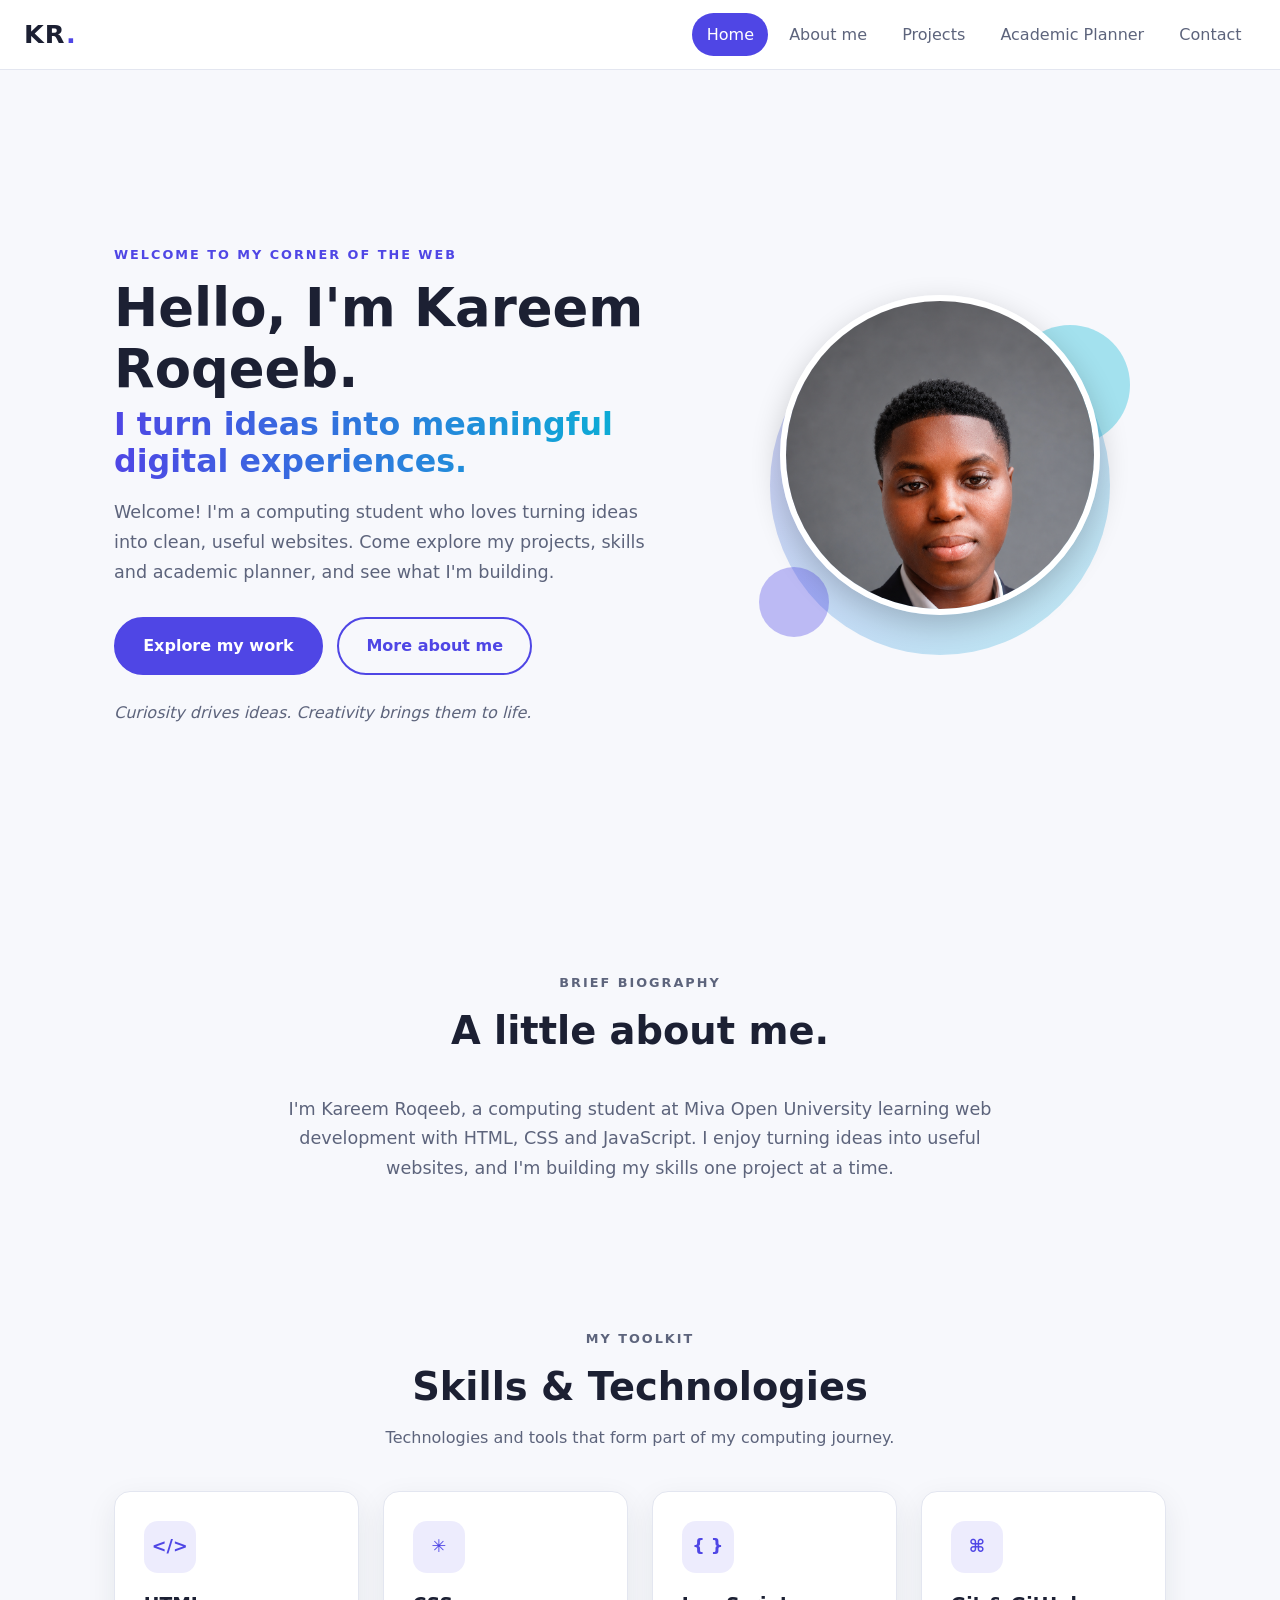
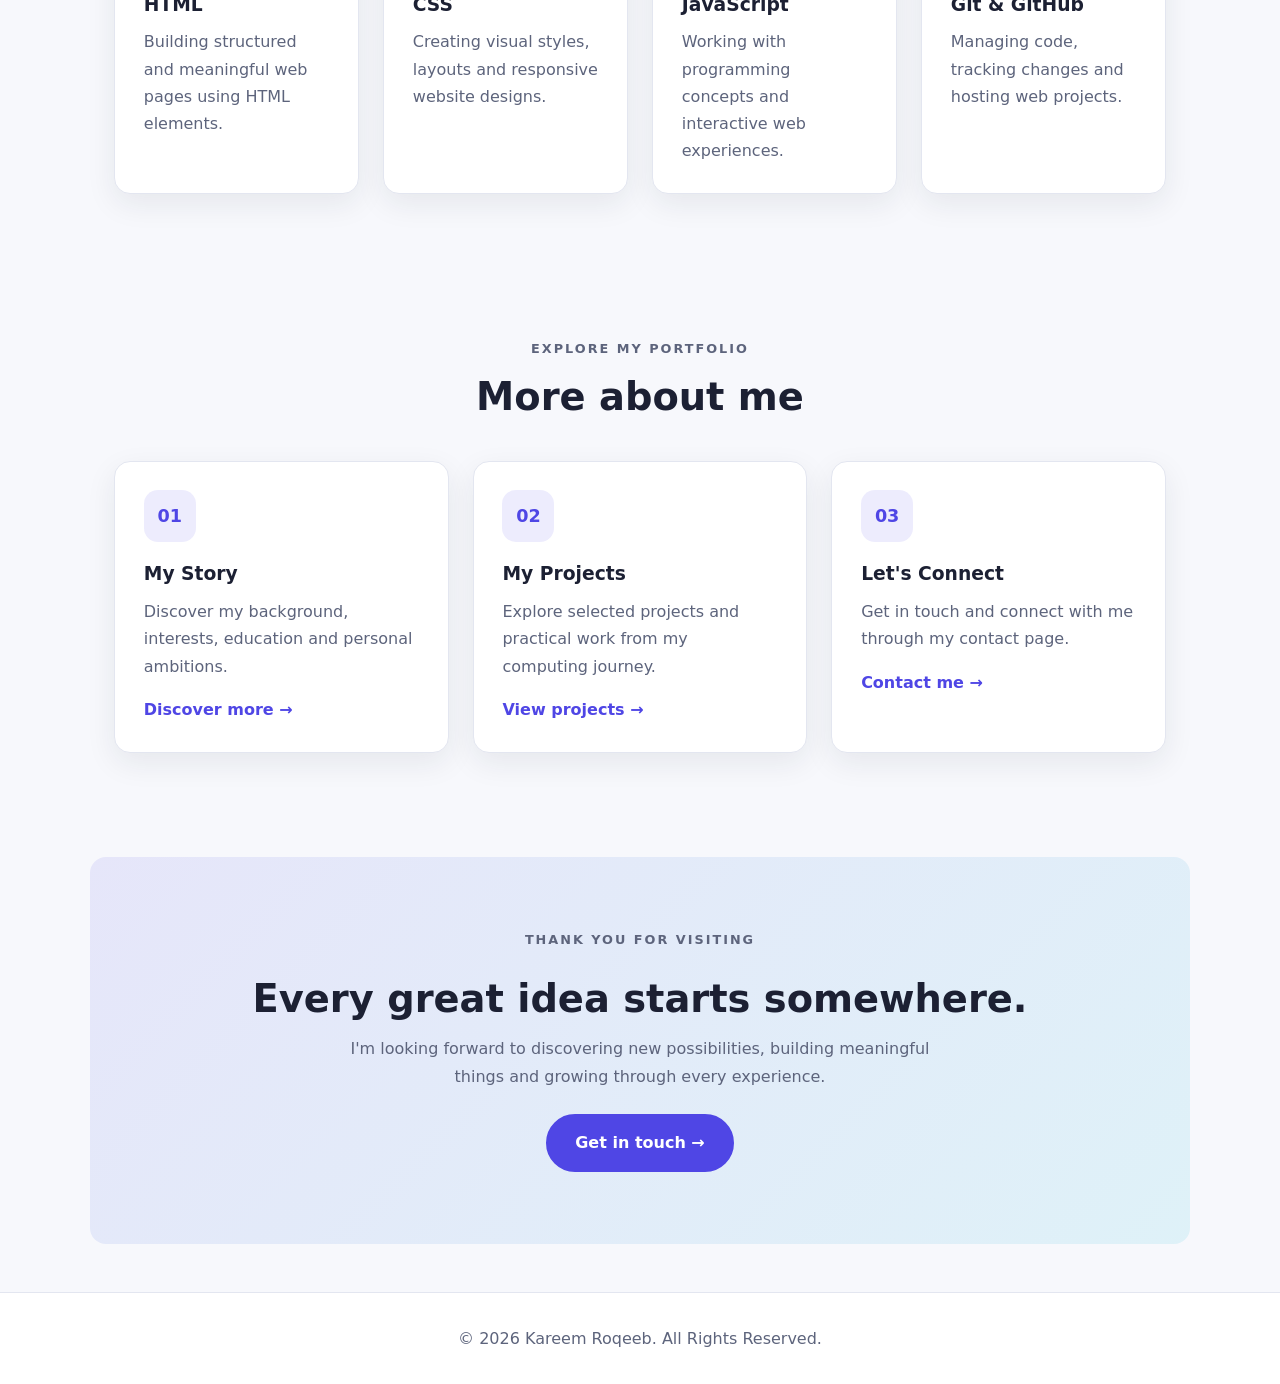
<file: index.html>
<!DOCTYPE html>
<html lang="en">
<head>
  <meta charset="UTF-8">
  <meta name="viewport" content="width=device-width, initial-scale=1.0">

  <meta name="description" content="The personal portfolio of Kareem Roqeeb, a computing student and web developer.">

  <title>Kareem Roqeeb | Web Developer Portfolio</title>

  <link rel="stylesheet" href="styles.css?v=4">
  <script src="script.js" defer></script>
</head>

<body>

  <!-- HEADER -->
  <header class="site-header">
    <a class="logo" href="index.html">KR<span>.</span></a>

    <button class="menu-toggle"
      aria-label="Toggle navigation"
      aria-expanded="false">
      ☰
    </button>

    <nav class="nav-links" aria-label="Main navigation">
      <a class="active" href="index.html">Home</a>
      <a href="about.html">About me</a>
      <a href="projects.html">Projects</a>
      <a href="planner.html">Academic Planner</a>
      <a href="contact.html">Contact</a>
    </nav>
  </header>


  <main>

    <!-- HERO SECTION: name, photo, welcome message -->
    <section class="hero">

      <div class="hero-content">
        <p class="eyebrow">WELCOME TO MY CORNER OF THE WEB</p>

        <h1>
          Hello, I'm Kareem Roqeeb.
          <span>I turn ideas into meaningful digital experiences.</span>
        </h1>

        <p class="hero-copy">
          Welcome! I'm a computing student who loves turning ideas into
          clean, useful websites. Come explore my projects, skills and
          academic planner, and see what I'm building.
        </p>

        <div class="button-row">
          <a class="button primary" href="projects.html">
            Explore my work
          </a>

          <a class="button secondary" href="about.html">
            More about me
          </a>
        </div>

        <p class="hero-tagline">
          Curiosity drives ideas. Creativity brings them to life.
        </p>
      </div>

      <div class="hero-visual">
        <div class="visual-circle circle-one" aria-hidden="true"></div>
        <div class="visual-circle circle-two" aria-hidden="true"></div>
        <div class="visual-circle circle-three" aria-hidden="true"></div>

        <img class="hero-photo" src="profile.png"
             alt="Portrait of Kareem Roqeeb">
      </div>

    </section>


    <!-- BRIEF BIOGRAPHY -->
    <section class="section introduction" id="bio">
      <div class="section-heading">
        <p class="eyebrow">BRIEF BIOGRAPHY</p>
        <h2>A little about me.</h2>
      </div>

      <p class="intro-copy">
        I'm Kareem Roqeeb, a computing student at Miva Open University
        learning web development with HTML, CSS and JavaScript. I enjoy
        turning ideas into useful websites, and I'm building my skills
        one project at a time.
      </p>
    </section>


    <!-- SKILLS SECTION -->
    <section class="section" id="skills">

      <div class="section-heading">
        <p class="eyebrow">MY TOOLKIT</p>
        <h2>Skills &amp; Technologies</h2>
        <p>
          Technologies and tools that form part of my
          computing journey.
        </p>
      </div>

      <div class="card-grid">

        <article class="card skill-card">
          <div class="card-icon">&lt;/&gt;</div>
          <h3>HTML</h3>
          <p>
            Building structured and meaningful web pages
            using HTML elements.
          </p>
        </article>

        <article class="card skill-card">
          <div class="card-icon">✳</div>
          <h3>CSS</h3>
          <p>
            Creating visual styles, layouts and responsive
            website designs.
          </p>
        </article>

        <article class="card skill-card">
          <div class="card-icon">{ }</div>
          <h3>JavaScript</h3>
          <p>
            Working with programming concepts and
            interactive web experiences.
          </p>
        </article>

        <article class="card skill-card">
          <div class="card-icon">⌘</div>
          <h3>Git &amp; GitHub</h3>
          <p>
            Managing code, tracking changes and
            hosting web projects.
          </p>
        </article>

      </div>

    </section>


    <!-- EXPLORE SECTION -->
    <section class="section">

      <div class="section-heading">
        <p class="eyebrow">EXPLORE MY PORTFOLIO</p>
        <h2>More about me</h2>
      </div>

      <div class="card-grid">

        <article class="card">
          <div class="card-icon">01</div>
          <h3>My Story</h3>
          <p>
            Discover my background, interests, education
            and personal ambitions.
          </p>
          <a class="text-link" href="about.html">
            Discover more →
          </a>
        </article>

        <article class="card">
          <div class="card-icon">02</div>
          <h3>My Projects</h3>
          <p>
            Explore selected projects and practical work
            from my computing journey.
          </p>
          <a class="text-link" href="projects.html">
            View projects →
          </a>
        </article>

        <article class="card">
          <div class="card-icon">03</div>
          <h3>Let's Connect</h3>
          <p>
            Get in touch and connect with me through
            my contact page.
          </p>
          <a class="text-link" href="contact.html">
            Contact me →
          </a>
        </article>

      </div>

    </section>


    <!-- CALL TO ACTION -->
    <section class="section closing-section">
      <p class="eyebrow">THANK YOU FOR VISITING</p>
      <h2>Every great idea starts somewhere.</h2>
      <p>
        I'm looking forward to discovering new possibilities,
        building meaningful things and growing through every experience.
      </p>

      <a class="button primary" href="contact.html">
        Get in touch →
      </a>
    </section>

  </main>

<!-- FOOTER -->
<footer class="site-footer">
 <p>&copy; <span class="year">2026</span> Kareem Roqeeb. All Rights Reserved.</p></footer>

</body>
</html>
</file>
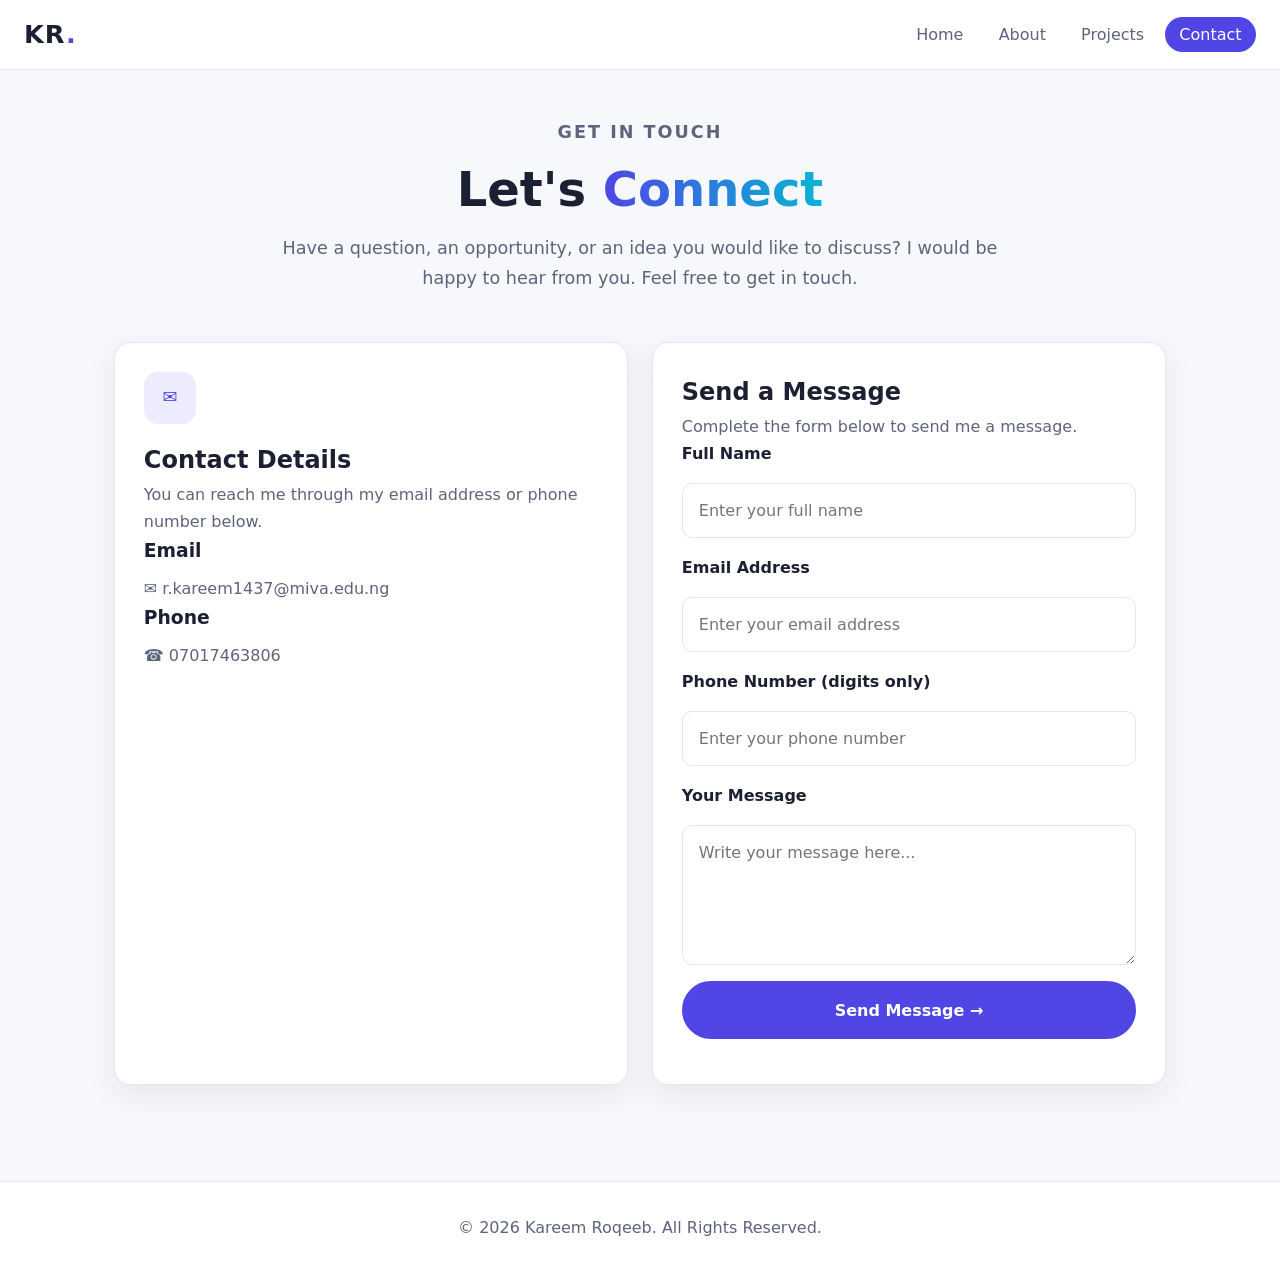
<file: contact.html>
<!DOCTYPE html>
<html lang="en">
<head>
    <meta charset="UTF-8">
    <meta name="viewport" content="width=device-width, initial-scale=1.0">

    <title>Contact | Kareem Roqeeb</title>

    <link rel="stylesheet" href="styles.css">
</head>

<body>

    <!-- HEADER AND NAVIGATION -->
    <header class="site-header">

        <a href="index.html" class="logo">
            KR<span>.</span>
        </a>

        <button
            class="menu-toggle"
            aria-label="Toggle navigation"
            aria-expanded="false"
            type="button">
            ☰
        </button>

        <ul class="nav-links">
            <li><a href="index.html">Home</a></li>
            <li><a href="about.html">About</a></li>
            <li><a href="projects.html">Projects</a></li>
            <li><a href="contact.html" class="active">Contact</a></li>
        </ul>

    </header>


    <!-- MAIN CONTENT -->
    <main class="page-main">

        <!-- PAGE INTRODUCTION -->
        <section class="page-intro">

            <p class="eyebrow">GET IN TOUCH</p>

            <h1>Let's <span>Connect</span></h1>

            <p>
                Have a question, an opportunity, or an idea you would
                like to discuss? I would be happy to hear from you.
                Feel free to get in touch.
            </p>

        </section>


        <!-- CONTACT CONTENT -->
        <section class="card-grid">

            <!-- CONTACT DETAILS -->
            <div class="card">

                <div class="card-icon">✉</div>

                <h2>Contact Details</h2>

                <p>
                    You can reach me through my email address
                    or phone number below.
                </p>


                <!-- CLICKABLE EMAIL -->
                <h3>Email</h3>

                <p>
                    <a href="mailto:r.kareem1437@miva.edu.ng">
                        ✉ r.kareem1437@miva.edu.ng
                    </a>
                </p>


                <!-- CLICKABLE PHONE -->
                <h3>Phone</h3>

                <p>
                    <a href="tel:+2347017463806">
                        ☎ 07017463806
                    </a>
                </p>

            </div>


            <!-- CONTACT FORM -->
            <div class="card">

                <h2>Send a Message</h2>

                <p>
                    Complete the form below to send me a message.
                </p>

                <form
                    id="contact-form"
                    action="https://formspree.io/f/xjywkeqz"
                    method="POST">

                    <label for="name">Full Name</label>

                    <input
                        type="text"
                        id="name"
                        name="name"
                        placeholder="Enter your full name"
                        required>


                    <label for="email">Email Address</label>

                    <input
                        type="email"
                        id="email"
                        name="email"
                        placeholder="Enter your email address"
                        required>


                    <label for="phone">Phone Number (digits only)</label>

                    <input
                        type="tel"
                        id="phone"
                        name="phone"
                        placeholder="Enter your phone number"
                        inputmode="numeric"
                        pattern="[0-9]+"
                        required>


                    <label for="message">Your Message</label>

                    <textarea
                        id="message"
                        name="message"
                        placeholder="Write your message here..."
                        required></textarea>


                    <button type="submit" class="button primary">
                        Send Message →
                    </button>

                    <p id="form-status" aria-live="polite"></p>

                </form>

            </div>

        </section>

    </main>


    <!-- FOOTER -->
    <footer class="site-footer">

        <p>
            &copy; 2026 Kareem Roqeeb. All Rights Reserved.
        </p>

    </footer>


    <!-- EXISTING JAVASCRIPT -->
    <script src="script.js"></script>


    <!-- CONTACT FORM VALIDATION -->
    <script>

        const contactForm = document.getElementById("contact-form");

        if (contactForm) {

            contactForm.addEventListener("submit", function(event) {

                const name = document.getElementById("name").value.trim();
                const email = document.getElementById("email").value.trim();
                const phone = document.getElementById("phone").value.trim();
                const message = document.getElementById("message").value.trim();

                const status = document.getElementById("form-status");

                const emailPattern = /^[^\s@]+@[^\s@]+\.[^\s@]+$/;
                const phonePattern = /^[0-9]+$/;


                // CHECK EMPTY FIELDS
                if (!name || !email || !phone || !message) {

                    event.preventDefault();

                    status.textContent = "Please fill in all fields.";

                    return;
                }


                // CHECK EMAIL FORMAT
                if (!emailPattern.test(email)) {

                    event.preventDefault();

                    status.textContent = "Please enter a valid email address.";

                    return;
                }


                // CHECK PHONE NUMBER
                if (!phonePattern.test(phone)) {

                    event.preventDefault();

                    status.textContent = "Phone number must contain digits only.";

                    return;
                }


                // ALLOW FORM SUBMISSION
                status.textContent = "Sending your message...";

            });

        }

    </script>

</body>
</html>
</file>
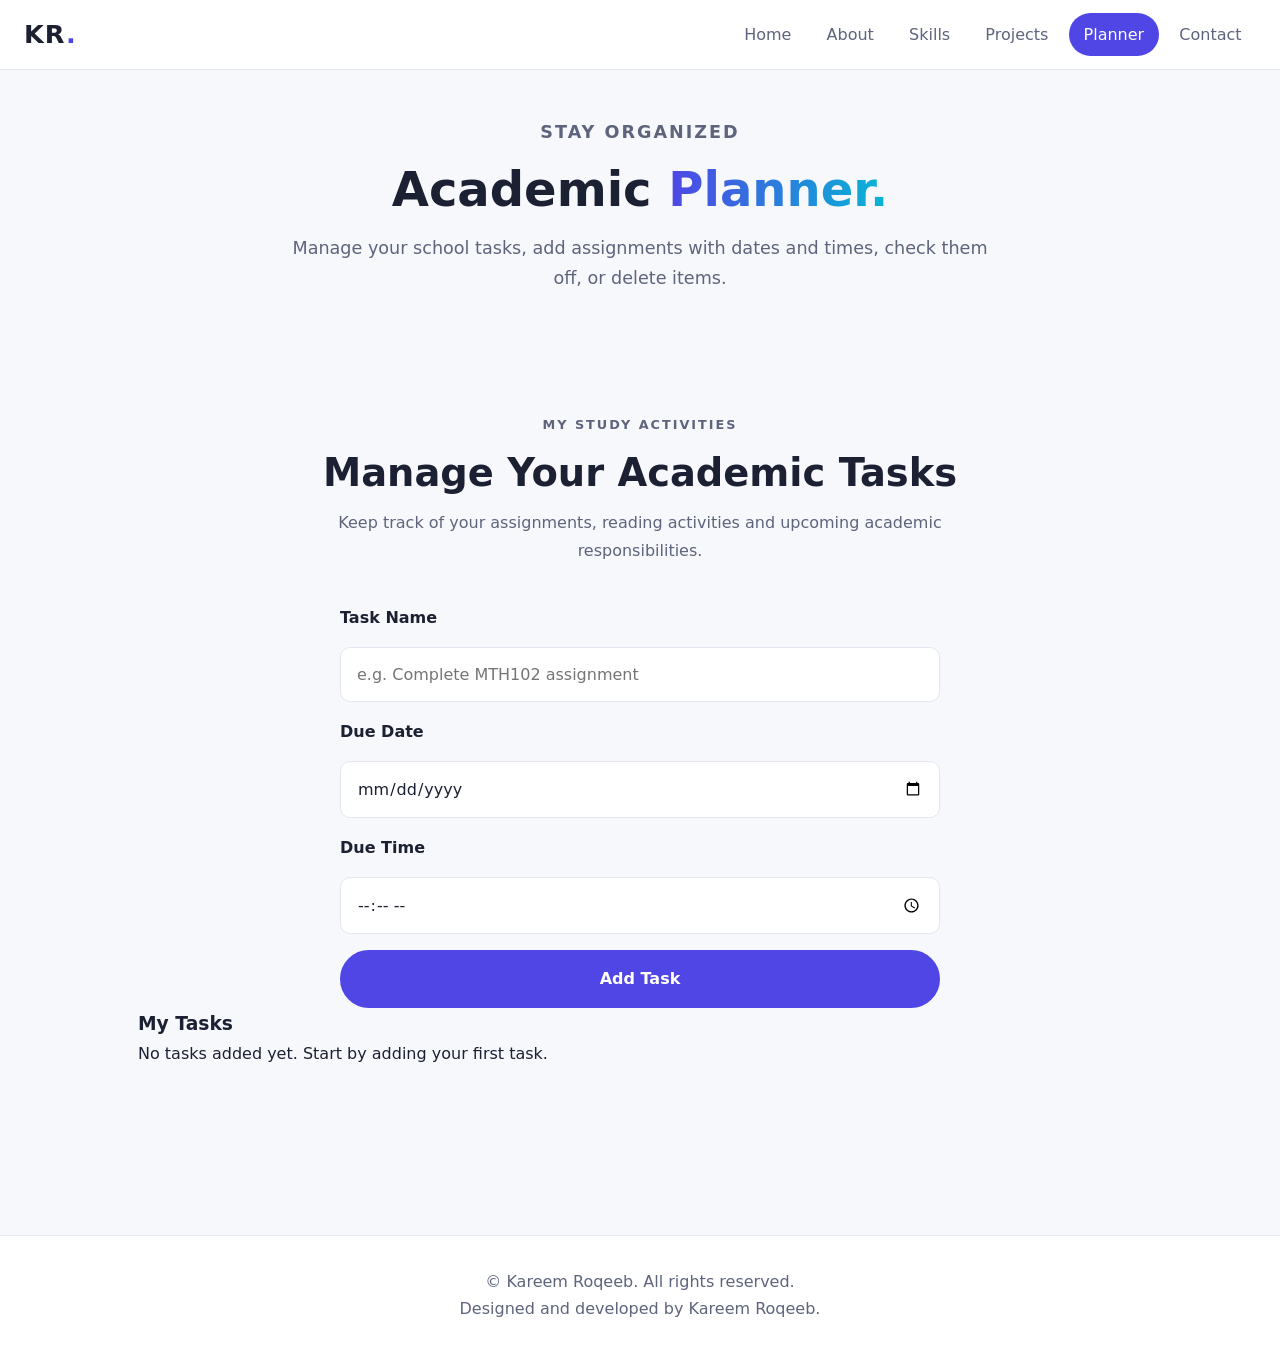
<file: planner.html>
<!DOCTYPE html>
<html lang="en">

<head>
  <meta charset="UTF-8">
  <meta name="viewport" content="width=device-width, initial-scale=1.0">

  <meta name="description" content="Manage academic tasks and deadlines with Kareem Roqeeb's Academic Planner.">

  <title>Academic Planner | Kareem Roqeeb</title>

<link rel="stylesheet" href="./styles.css?v=2">
  <script src="script.js" defer></script>
</head>

<body>

  <!-- HEADER AND NAVIGATION -->

  <header class="site-header">

    <a href="index.html" class="logo">
      KR<span>.</span>
    </a>

    <button
      class="menu-toggle"
      aria-label="Toggle navigation"
      aria-expanded="false"
    >
      ☰
    </button>

    <nav class="nav-links" aria-label="Main navigation">
      <a href="index.html">Home</a>
      <a href="about.html">About</a>
      <a href="index.html#skills">Skills</a>
      <a href="projects.html">Projects</a>
<a href="planner.html" class="active" aria-current="page">Planner</a>
      <a href="contact.html">Contact</a>
    </nav>

  </header>

  <!-- MAIN CONTENT -->

  <main class="page-main">

    <!-- PAGE INTRODUCTION -->

    <section class="page-intro">

      <p class="eyebrow">STAY ORGANIZED</p>

      <h1>Academic <span>Planner.</span></h1>

      <p>
        Manage your school tasks, add assignments with dates
        and times, check them off, or delete items.
      </p>

    </section>

    <!-- ACADEMIC TASK MANAGER -->

    <section class="section planner-section">

      <div class="section-heading">

        <p class="eyebrow">MY STUDY ACTIVITIES</p>

        <h2>Manage Your Academic Tasks</h2>

        <p>
          Keep track of your assignments, reading activities
          and upcoming academic responsibilities.
        </p>

      </div>

      <div class="planner-container">

        <!-- ADD TASK FORM -->

        <form id="task-form">

          <label for="task-input">Task Name</label>

          <input
            type="text"
            id="task-input"
            placeholder="e.g. Complete MTH102 assignment"
            required
          >

          <label for="task-date">Due Date</label>

          <input
            type="date"
            id="task-date"
            required
          >

          <label for="task-time">Due Time</label>

          <input
            type="time"
            id="task-time"
            required
          >

          <button type="submit" class="button primary">
            Add Task
          </button>

        </form>

        <!-- TASK LIST -->

        <div class="task-list-container">

          <h3>My Tasks</h3>

<ul id="task-list" aria-live="polite"></ul>
          
          <p id="empty-message">
            No tasks added yet. Start by adding your first task.
          </p>

        </div>

      </div>

    </section>

  </main>

  <!-- FOOTER -->

  <footer class="site-footer">

    <p>
      &copy; <span class="year"></span> Kareem Roqeeb.
      All rights reserved.
    </p>

    <p>Designed and developed by Kareem Roqeeb.</p>

  </footer>

</body>
</html>
</file>
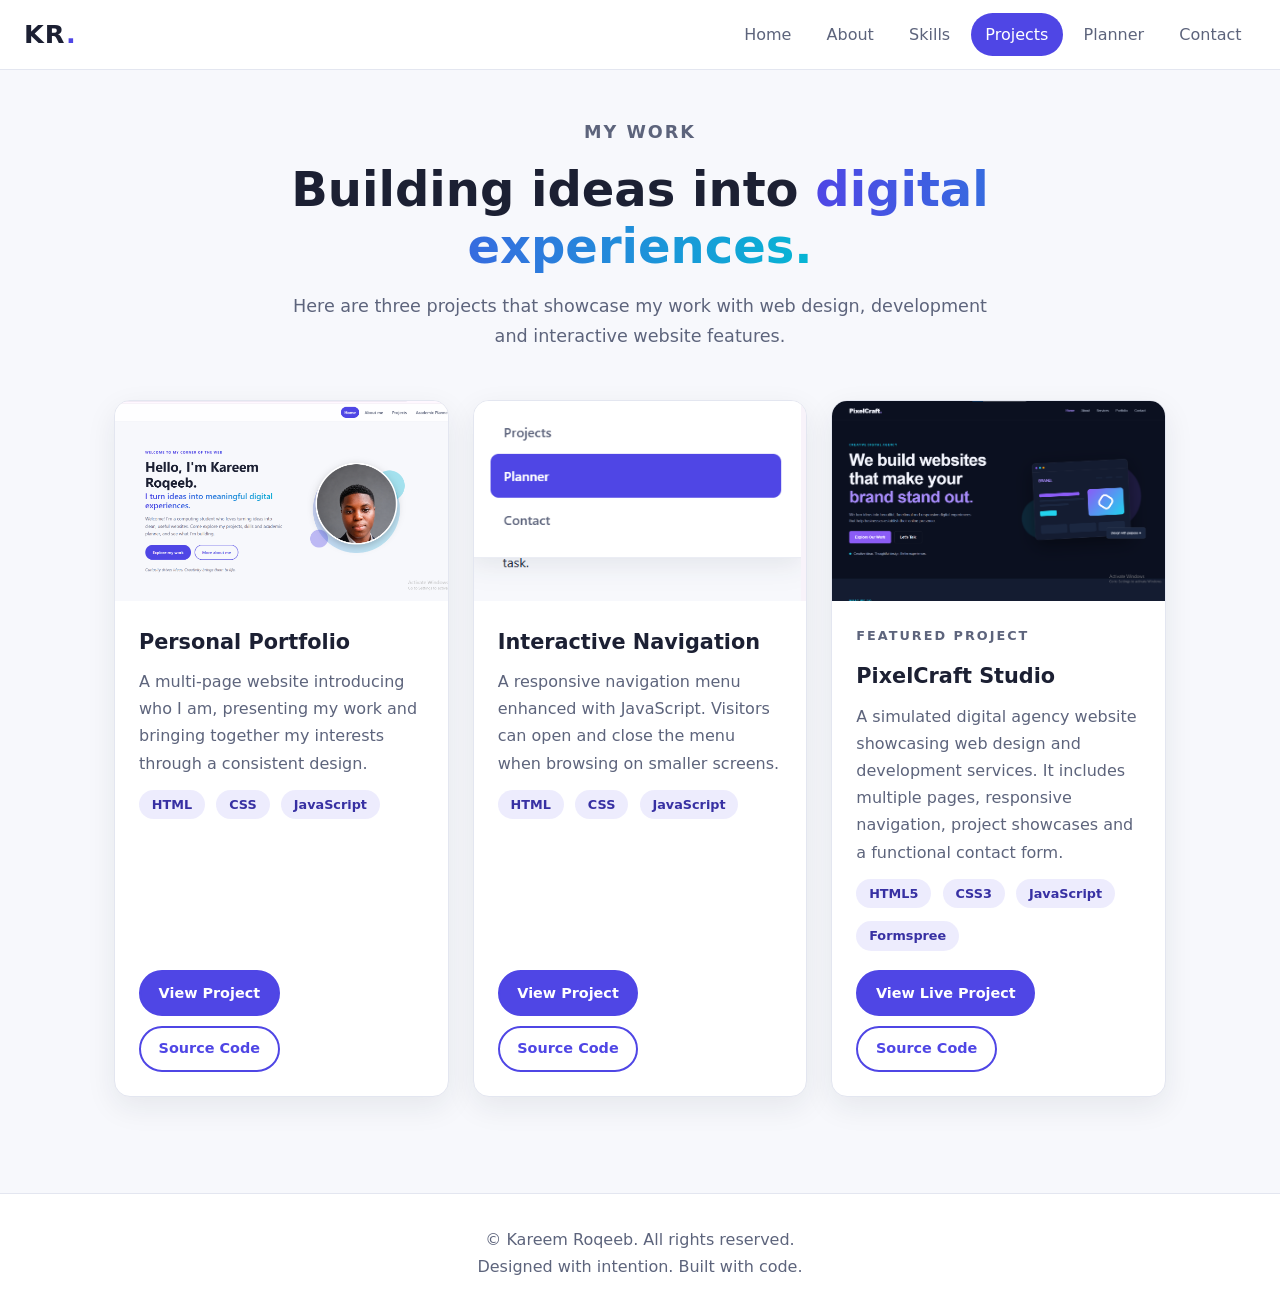
<file: projects.html>
<!DOCTYPE html>
<html lang="en">
<head>
  <meta charset="UTF-8">
  <meta name="viewport" content="width=device-width, initial-scale=1.0">

  <meta name="description" content="Selected web development projects and work by Kareem Roqeeb.">

  <title>Projects | Kareem Roqeeb</title>

  <link rel="stylesheet" href="styles.css">
  <script src="script.js" defer></script>
</head>

<body>

  <!-- HEADER -->
  <header class="site-header">
    <a class="logo" href="index.html">KR<span>.</span></a>

    <button class="menu-toggle"
      aria-label="Toggle navigation"
      aria-expanded="false">
      ☰
    </button>

    <nav class="nav-links" aria-label="Main navigation">
      <a href="index.html">Home</a>
      <a href="about.html">About</a>
      <a href="index.html#skills">Skills</a>
      <a class="active" href="projects.html">Projects</a>
      <a href="planner.html">Planner</a>
      <a href="contact.html">Contact</a>
    </nav>
  </header>

  <!-- MAIN CONTENT -->
  <main class="page-main">

    <section class="page-intro">
      <p class="eyebrow">MY WORK</p>

      <h1>
        Building ideas into
        <span>digital experiences.</span>
      </h1>

      <p>
        Here are three projects that showcase my work
        with web design, development and interactive
        website features.
      </p>
    </section>

    <!-- THREE PROJECTS -->
    <section class="card-grid project-grid">

      <!-- PROJECT 1: PERSONAL PORTFOLIO -->
      <article class="card project-card">

        <figure class="project-image">
          <img
            src="project2.png"
            alt="Screenshot of my Personal Portfolio website"
            loading="lazy">
        </figure>

        <div class="project-body">

          <h2>Personal Portfolio</h2>

          <p>
            A multi-page website introducing who I am,
            presenting my work and bringing together
            my interests through a consistent design.
          </p>

          <div class="project-tags">
            <span class="tag">HTML</span>
            <span class="tag">CSS</span>
            <span class="tag">JavaScript</span>
          </div>

          <div class="project-links">
            <a class="button primary" href="index.html">
              View Project
            </a>

            <a
              class="button secondary"
              href="https://github.com/roqeeb250/portfolio"
              target="_blank"
              rel="noopener">
              Source Code
            </a>
          </div>

        </div>
      </article>

      <!-- PROJECT 2: INTERACTIVE NAVIGATION -->
      <article class="card project-card">

        <figure class="project-image">
          <img
            src="project3.png"
            alt="Screenshot of my responsive interactive navigation"
            loading="lazy">
        </figure>

        <div class="project-body">

          <h2>Interactive Navigation</h2>

          <p>
            A responsive navigation menu enhanced with
            JavaScript. Visitors can open and close the
            menu when browsing on smaller screens.
          </p>

          <div class="project-tags">
            <span class="tag">HTML</span>
            <span class="tag">CSS</span>
            <span class="tag">JavaScript</span>
          </div>

          <div class="project-links">
            <a class="button primary" href="index.html">
              View Project
            </a>

            <a
              class="button secondary"
              href="https://github.com/roqeeb250/portfolio"
              target="_blank"
              rel="noopener">
              Source Code
            </a>
          </div>

        </div>
      </article>

      <!-- PROJECT 3: PIXELCRAFT STUDIO -->
      <article class="card project-card">

        <figure class="project-image">
          <img
            src="pixelcraft.png"
            alt="Screenshot of the PixelCraft Studio website"
            loading="lazy">
        </figure>

        <div class="project-body">

          <p class="eyebrow">FEATURED PROJECT</p>

          <h2>PixelCraft Studio</h2>

          <p>
            A simulated digital agency website showcasing
            web design and development services. It includes
            multiple pages, responsive navigation, project
            showcases and a functional contact form.
          </p>

          <div class="project-tags">
            <span class="tag">HTML5</span>
            <span class="tag">CSS3</span>
            <span class="tag">JavaScript</span>
            <span class="tag">Formspree</span>
          </div>

          <div class="project-links">

            <a
              class="button primary"
              href="https://roqeeb250.github.io/pixelcraft-studio/"
              target="_blank"
              rel="noopener">
              View Live Project
            </a>

            <a
              class="button secondary"
              href="https://github.com/roqeeb250/pixelcraft-studio"
              target="_blank"
              rel="noopener">
              Source Code
            </a>

          </div>

        </div>
      </article>

    </section>

  </main>

  <!-- FOOTER -->
  <footer class="site-footer">

    <p>
      © <span class="year"></span> Kareem Roqeeb.
      All rights reserved.
    </p>

    <p>Designed with intention. Built with code.</p>

  </footer>

</body>
</html>
</file>
<file: styles.css>
/* =========================================================
   Kareem Roqeeb | Portfolio  -  styles.css  (entire file)
   Pages: index, about, projects (+ generic form styles for
   planner and contact)
   ========================================================= */

/* ---------- 1. Variables & reset ---------- */
:root {
  --bg: #f7f8fc;
  --surface: #ffffff;
  --text: #1c2033;
  --muted: #5d647c;
  --primary: #4f46e5;
  --primary-dark: #3730a3;
  --accent: #06b6d4;
  --border: #e3e6f0;
  --radius: 16px;
  --shadow: 0 10px 30px rgba(28, 32, 51, 0.08);
  --max-width: 1100px;
  --header-height: 70px;
}

*,
*::before,
*::after {
  box-sizing: border-box;
  margin: 0;
  padding: 0;
}

html {
  scroll-behavior: smooth;
  scroll-padding-top: var(--header-height);
}

body {
  font-family: "Segoe UI", system-ui, -apple-system, Roboto, Arial, sans-serif;
  background: var(--bg);
  color: var(--text);
  line-height: 1.7;
}

img,
video {
  max-width: 100%;
  display: block;
}

a {
  color: inherit;
  text-decoration: none;
}

ul {
  list-style: none;
}

/* ---------- 2. Header & navigation ---------- */
.site-header {
  position: sticky;
  top: 0;
  z-index: 100;
  height: var(--header-height);
  display: flex;
  align-items: center;
  justify-content: space-between;
  padding: 0 1.5rem;
  background: rgba(255, 255, 255, 0.92);
  backdrop-filter: blur(8px);
  border-bottom: 1px solid var(--border);
}

.logo {
  font-size: 1.6rem;
  font-weight: 800;
  letter-spacing: 1px;
}

.logo span {
  color: var(--primary);
}

.nav-links {
  display: flex;
  gap: 0.4rem;
}

.nav-links a {
  position: relative;
  padding: 0.5rem 0.9rem;
  border-radius: 999px;
  font-weight: 500;
  white-space: nowrap;
  color: var(--muted);
  transition: color 0.3s ease, background 0.3s ease;
}

.nav-links a:hover {
  color: var(--primary);
  background: rgba(79, 70, 229, 0.08);
}

.nav-links a.active {
  color: #fff;
  background: var(--primary);
}

.menu-toggle {
  display: none;
  background: none;
  border: 1px solid var(--border);
  border-radius: 8px;
  font-size: 1.4rem;
  padding: 0.2rem 0.7rem;
  cursor: pointer;
  color: var(--text);
}

/* ---------- 3. Shared elements ---------- */
.eyebrow {
  font-size: 0.8rem;
  font-weight: 700;
  letter-spacing: 2px;
  color: var(--primary);
  margin-bottom: 0.8rem;
}

.section {
  max-width: var(--max-width);
  margin: 0 auto;
  padding: 4.5rem 1.5rem;
}

.section-heading,
.about-heading {
  text-align: center;
  max-width: 700px;
  margin: 0 auto 2.5rem;
}

.section-heading h2,
.about-heading h2,
.closing-section h2,
.about-cta h2 {
  font-size: clamp(1.7rem, 3.5vw, 2.4rem);
  line-height: 1.25;
  margin-bottom: 0.8rem;
}

.section-heading p {
  color: var(--muted);
}

/* Buttons */
.button-row {
  display: flex;
  flex-wrap: wrap;
  gap: 0.9rem;
  margin: 1.8rem 0 1.5rem;
}

.button {
  display: inline-block;
  padding: 0.85rem 1.7rem;
  border-radius: 999px;
  font-weight: 600;
  border: 2px solid var(--primary);
  cursor: pointer;
  transition: transform 0.3s ease, box-shadow 0.3s ease,
              background 0.3s ease, color 0.3s ease;
}

.button.primary {
  background: var(--primary);
  color: #fff;
}

.button.primary:hover {
  background: var(--primary-dark);
  border-color: var(--primary-dark);
  transform: translateY(-3px);
  box-shadow: 0 8px 20px rgba(79, 70, 229, 0.3);
}

.button.secondary {
  background: transparent;
  color: var(--primary);
}

.button.secondary:hover {
  background: var(--primary);
  color: #fff;
  transform: translateY(-3px);
}

/* ---------- 4. Homepage hero ---------- */
.hero {
  max-width: var(--max-width);
  margin: 0 auto;
  min-height: calc(100vh - var(--header-height));
  padding: 3rem 1.5rem;
  display: flex;
  align-items: center;
  justify-content: space-between;
  gap: 3rem;
}

.hero-content {
  flex: 1.1;
}

.hero h1 {
  font-size: clamp(2rem, 5vw, 3.3rem);
  line-height: 1.15;
  margin-bottom: 1.2rem;
}

.hero h1 span {
  display: block;
  margin-top: 0.4rem;
  font-size: 0.6em;
  font-weight: 600;
  background: linear-gradient(90deg, var(--primary), var(--accent));
  -webkit-background-clip: text;
  background-clip: text;
  color: transparent;
}

.hero-copy {
  color: var(--muted);
  font-size: 1.1rem;
  max-width: 540px;
}

.hero-tagline {
  font-style: italic;
  color: var(--muted);
}

.hero-visual {
  position: relative;
  flex: 0.9;
  min-height: 380px;
  display: flex;
  align-items: center;
  justify-content: center;
}

.visual-circle {
  position: absolute;
  z-index: 1;                 /* circles stay behind the photo */
  border-radius: 50%;
  animation: float 7s ease-in-out infinite;
}

.circle-one {
  width: 340px;
  height: 340px;
  background: linear-gradient(135deg, rgba(79, 70, 229, 0.25), rgba(6, 182, 212, 0.25));
}

.circle-two {
  width: 120px;
  height: 120px;
  top: 8%;
  right: 8%;
  background: rgba(6, 182, 212, 0.35);
  animation-delay: -2s;
}

.circle-three {
  width: 70px;
  height: 70px;
  bottom: 10%;
  left: 10%;
  background: rgba(79, 70, 229, 0.35);
  animation-delay: -4s;
}

/* Homepage photo: fixed square, circle crop, face kept in frame */
.hero-photo {
  position: relative;
  z-index: 2;                 /* photo sits in front of the circles */
  display: block;
  width: 320px;
  height: 320px;              /* fixed height stops it stretching tall */
  max-width: 100%;
  object-fit: cover;          /* crops instead of stretching */
  object-position: center 10%;/* lower % shows more of the top (face) */
  border-radius: 50%;
  border: 6px solid #fff;
  box-shadow: 0 10px 30px rgba(0, 0, 0, 0.2);
  transform: translateY(-30px); /* raises the photo; use 0 to remove */
  transition: transform 0.4s ease;
}

.hero-photo:hover {
  transform: translateY(-30px) scale(1.04);
}

@keyframes float {
  0%, 100% { transform: translateY(0); }
  50%      { transform: translateY(-14px); }
}

/* ---------- 5. Homepage sections ---------- */
.introduction {
  text-align: center;
}

.intro-copy {
  max-width: 750px;
  margin: 0 auto;
  color: var(--muted);
  font-size: 1.1rem;
}

.card-grid {
  display: grid;
  grid-template-columns: repeat(auto-fit, minmax(230px, 1fr));
  gap: 1.5rem;
}

.card {
  background: var(--surface);
  border: 1px solid var(--border);
  border-radius: var(--radius);
  padding: 1.8rem;
  box-shadow: var(--shadow);
  transition: transform 0.3s ease, box-shadow 0.3s ease;
}

.card:hover {
  transform: translateY(-6px);
  box-shadow: 0 16px 36px rgba(28, 32, 51, 0.14);
}

.card-icon {
  width: 52px;
  height: 52px;
  display: grid;
  place-items: center;
  margin-bottom: 1rem;
  border-radius: 14px;
  font-weight: 700;
  font-size: 1.1rem;
  color: var(--primary);
  background: rgba(79, 70, 229, 0.1);
}

.card h3 {
  margin-bottom: 0.5rem;
}

.card p {
  color: var(--muted);
}

.text-link {
  display: inline-block;
  margin-top: 1rem;
  font-weight: 600;
  color: var(--primary);
  transition: transform 0.3s ease;
}

.text-link:hover {
  transform: translateX(5px);
}

.closing-section,
.about-cta {
  text-align: center;
  margin: 2rem auto 0;
  padding: 4.5rem 1.5rem;
  max-width: var(--max-width);
  border-radius: var(--radius);
  background: linear-gradient(135deg, rgba(79, 70, 229, 0.1), rgba(6, 182, 212, 0.1));
}

.closing-section p,
.about-cta p {
  max-width: 600px;
  margin: 0 auto 1.5rem;
  color: var(--muted);
}

/* ---------- 6. About page ---------- */
.about-hero {
  max-width: var(--max-width);
  margin: 0 auto;
  padding: 4rem 1.5rem 2rem;
  display: flex;
  align-items: center;
  justify-content: space-between;
  gap: 3rem;
}

.about-hero-content {
  flex: 1.2;
}

.about-hero h1 {
  font-size: clamp(2rem, 5vw, 3.2rem);
  line-height: 1.2;
  margin-bottom: 1rem;
}

.about-hero h1 span {
  background: linear-gradient(90deg, var(--primary), var(--accent));
  -webkit-background-clip: text;
  background-clip: text;
  color: transparent;
}

.about-intro {
  color: var(--muted);
  font-size: 1.1rem;
  max-width: 540px;
  margin-bottom: 1.5rem;
}

.about-photo {
  flex: 0.8;
  text-align: center;
}

/* About page photo: fixed square, face kept in frame */
.profile-photo {
  display: block;
  width: 320px;
  height: 320px;
  max-width: 100%;
  object-fit: cover;
  object-position: center 10%;
  margin: 0 auto;
  border-radius: 50%;         /* change to 24px for rounded corners */
  border: 6px solid #fff;
  box-shadow: var(--shadow);
  transition: transform 0.4s ease;
}

.profile-photo:hover {
  transform: rotate(-2deg) scale(1.03);
}

.photo-caption {
  margin-top: 0.8rem;
  font-style: italic;
  color: var(--muted);
}

.about-text {
  max-width: 760px;
  margin: 0 auto;
}

.about-text p {
  margin-bottom: 1.3rem;
  color: var(--muted);
  font-size: 1.05rem;
}

.about-values {
  display: grid;
  grid-template-columns: repeat(auto-fit, minmax(240px, 1fr));
  gap: 1.5rem;
}

.value-card {
  background: var(--surface);
  border: 1px solid var(--border);
  border-radius: var(--radius);
  padding: 1.8rem;
  box-shadow: var(--shadow);
  transition: transform 0.3s ease;
}

.value-card:hover {
  transform: translateY(-6px);
}

.value-card span {
  display: inline-block;
  margin-bottom: 0.6rem;
  font-weight: 800;
  font-size: 1.4rem;
  color: var(--primary);
}

.value-card p {
  color: var(--muted);
}

/* Tables, lists and video */
.table-wrap {
  max-width: 800px;
  margin: 0 auto;
  overflow-x: auto;
  background: var(--surface);
  border: 1px solid var(--border);
  border-radius: var(--radius);
  box-shadow: var(--shadow);
}

.info-table {
  width: 100%;
  border-collapse: collapse;
  text-align: left;
}

.info-table caption {
  position: absolute;
  left: -9999px;
}

.info-table th,
.info-table td {
  padding: 0.95rem 1.2rem;
  border-bottom: 1px solid var(--border);
}

.info-table thead th {
  background: rgba(79, 70, 229, 0.08);
  color: var(--primary-dark);
  font-weight: 700;
}

.info-table tbody tr:last-child td {
  border-bottom: none;
}

.info-table tbody tr {
  transition: background 0.3s ease;
}

.info-table tbody tr:hover {
  background: rgba(79, 70, 229, 0.05);
}

.about-list {
  max-width: 800px;
  margin: 0 auto;
  display: grid;
  gap: 0.8rem;
}

.about-list li {
  position: relative;
  padding: 0.9rem 1.2rem 0.9rem 2.6rem;
  background: var(--surface);
  border: 1px solid var(--border);
  border-radius: 12px;
  color: var(--muted);
  transition: transform 0.3s ease;
}

.about-list li::before {
  content: "✓";
  position: absolute;
  left: 1rem;
  color: var(--primary);
  font-weight: 700;
}

.about-list li:hover {
  transform: translateX(6px);
}

.intro-video {
  display: block;
  width: 100%;
  max-width: 800px;
  margin: 0 auto;
  border-radius: var(--radius);
  box-shadow: var(--shadow);
}

/* ---------- 7. Projects page ---------- */
.page-main {
  max-width: var(--max-width);
  margin: 0 auto;
  padding: 3rem 1.5rem;
}

.page-intro {
  text-align: center;
  max-width: 720px;
  margin: 0 auto 3rem;
}

.page-intro h1 {
  font-size: clamp(2rem, 5vw, 3rem);
  line-height: 1.2;
  margin-bottom: 1rem;
}

.page-intro h1 span {
  background: linear-gradient(90deg, var(--primary), var(--accent));
  -webkit-background-clip: text;
  background-clip: text;
  color: transparent;
}

.page-intro p {
  color: var(--muted);
  font-size: 1.1rem;
}

.project-card {
  padding: 0;
  overflow: hidden;
  display: flex;
  flex-direction: column;
}

.project-image {
  height: 200px;
  overflow: hidden;
  background: rgba(79, 70, 229, 0.08);
}

.project-image img {
  width: 100%;
  height: 100%;
  object-fit: cover;
  transition: transform 0.4s ease;
}

.project-card:hover .project-image img {
  transform: scale(1.06);
}

.project-body {
  padding: 1.5rem;
  display: flex;
  flex-direction: column;
  flex: 1;
}

.project-body h2 {
  font-size: 1.3rem;
  margin-bottom: 0.5rem;
}

.tag {
  display: inline-block;
  margin: 0.8rem 0.4rem 0 0;
  padding: 0.25rem 0.8rem;
  font-size: 0.8rem;
  font-weight: 600;
  color: var(--primary-dark);
  background: rgba(79, 70, 229, 0.1);
  border-radius: 999px;
}

.project-links {
  display: flex;
  flex-wrap: wrap;
  gap: 0.6rem;
  margin-top: auto;
  padding-top: 1.2rem;
}

.project-links .button {
  padding: 0.55rem 1.1rem;
  font-size: 0.9rem;
}

/* ---------- 8. Generic forms (contact / planner pages) ---------- */
form {
  max-width: 600px;
  margin: 0 auto;
  display: grid;
  gap: 1rem;
}

label {
  font-weight: 600;
}

input,
textarea,
select {
  width: 100%;
  padding: 0.8rem 1rem;
  font: inherit;
  color: var(--text);
  background: var(--surface);
  border: 1px solid var(--border);
  border-radius: 10px;
  transition: border-color 0.3s ease, box-shadow 0.3s ease;
}

input:focus,
textarea:focus,
select:focus {
  outline: none;
  border-color: var(--primary);
  box-shadow: 0 0 0 3px rgba(79, 70, 229, 0.2);
}

textarea {
  min-height: 140px;
  resize: vertical;
}

button {
  font: inherit;
}

/* ---------- 9. Footer ---------- */
.site-footer {
  margin-top: 3rem;
  padding: 2rem 1.5rem;
  text-align: center;
  color: var(--muted);
  background: var(--surface);
  border-top: 1px solid var(--border);
}

/* ---------- 10. Responsive ---------- */
@media (max-width: 800px) {
  .menu-toggle {
    display: block;
  }

  .nav-links {
    display: none;
    position: absolute;
    top: var(--header-height);
    left: 0;
    right: 0;
    flex-direction: column;
    gap: 0;
    padding: 0.8rem 1.5rem 1.2rem;
    background: var(--surface);
    border-bottom: 1px solid var(--border);
    box-shadow: var(--shadow);
  }

  .nav-links.open {
    display: flex;
  }

  .nav-links a {
    padding: 0.8rem 1rem;
    border-radius: 10px;
  }

  .hero,
  .about-hero {
    flex-direction: column-reverse;
    text-align: center;
    min-height: auto;
  }

  .hero-copy,
  .about-intro {
    margin-left: auto;
    margin-right: auto;
  }

  .button-row {
    justify-content: center;
  }

  .hero-visual {
    min-height: 300px;
    width: 100%;
  }

  .circle-one {
    width: 260px;
    height: 260px;
  }

  .hero-photo,
  .profile-photo {
    width: 240px;
    height: 240px;
  }

  .hero-photo,
  .hero-photo:hover {
    transform: none;          /* no lift on phones */
  }

  .section {
    padding: 3rem 1.2rem;
  }

  .page-main {
    padding: 2rem 1.2rem;
  }
}

/* Respect users who prefer less motion */
@media (prefers-reduced-motion: reduce) {
  *,
  *::before,
  *::after {
    animation: none !important;
    transition: none !important;
    scroll-behavior: auto !important;
  }
}
</file>
